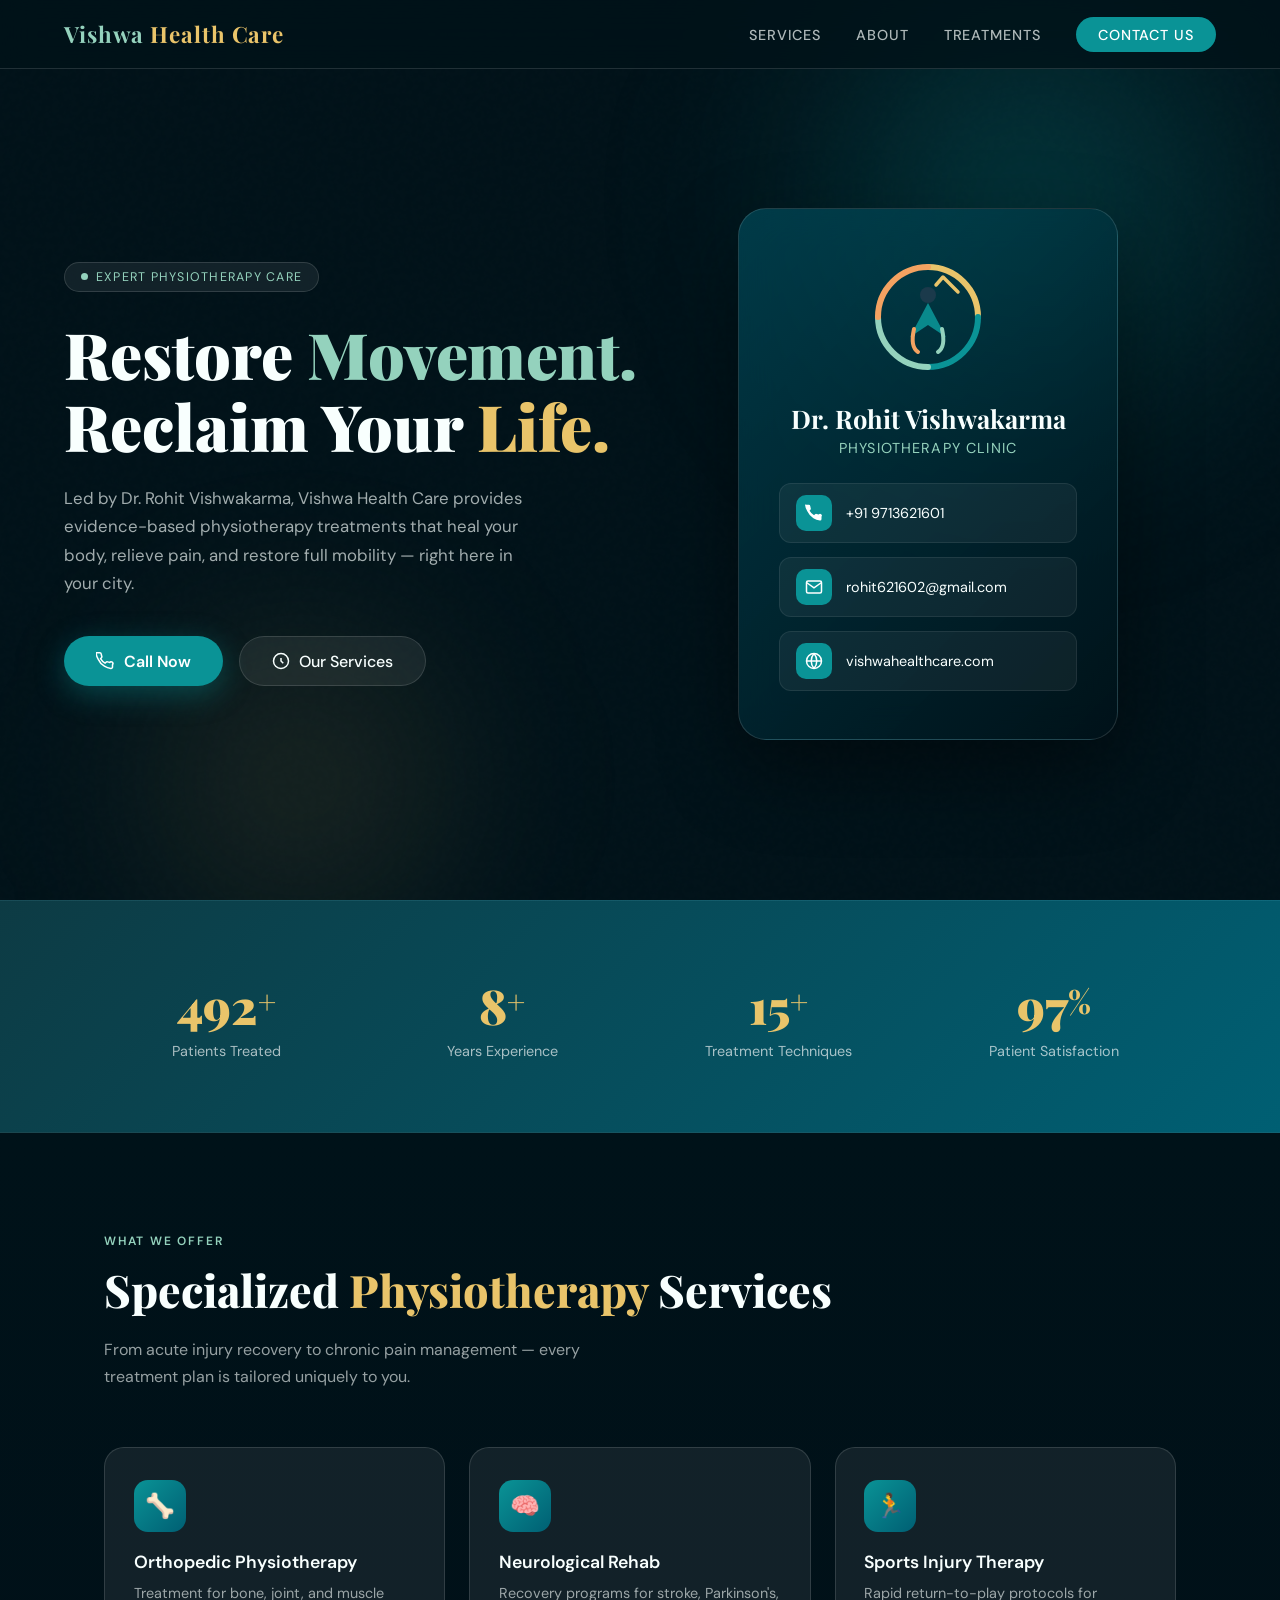
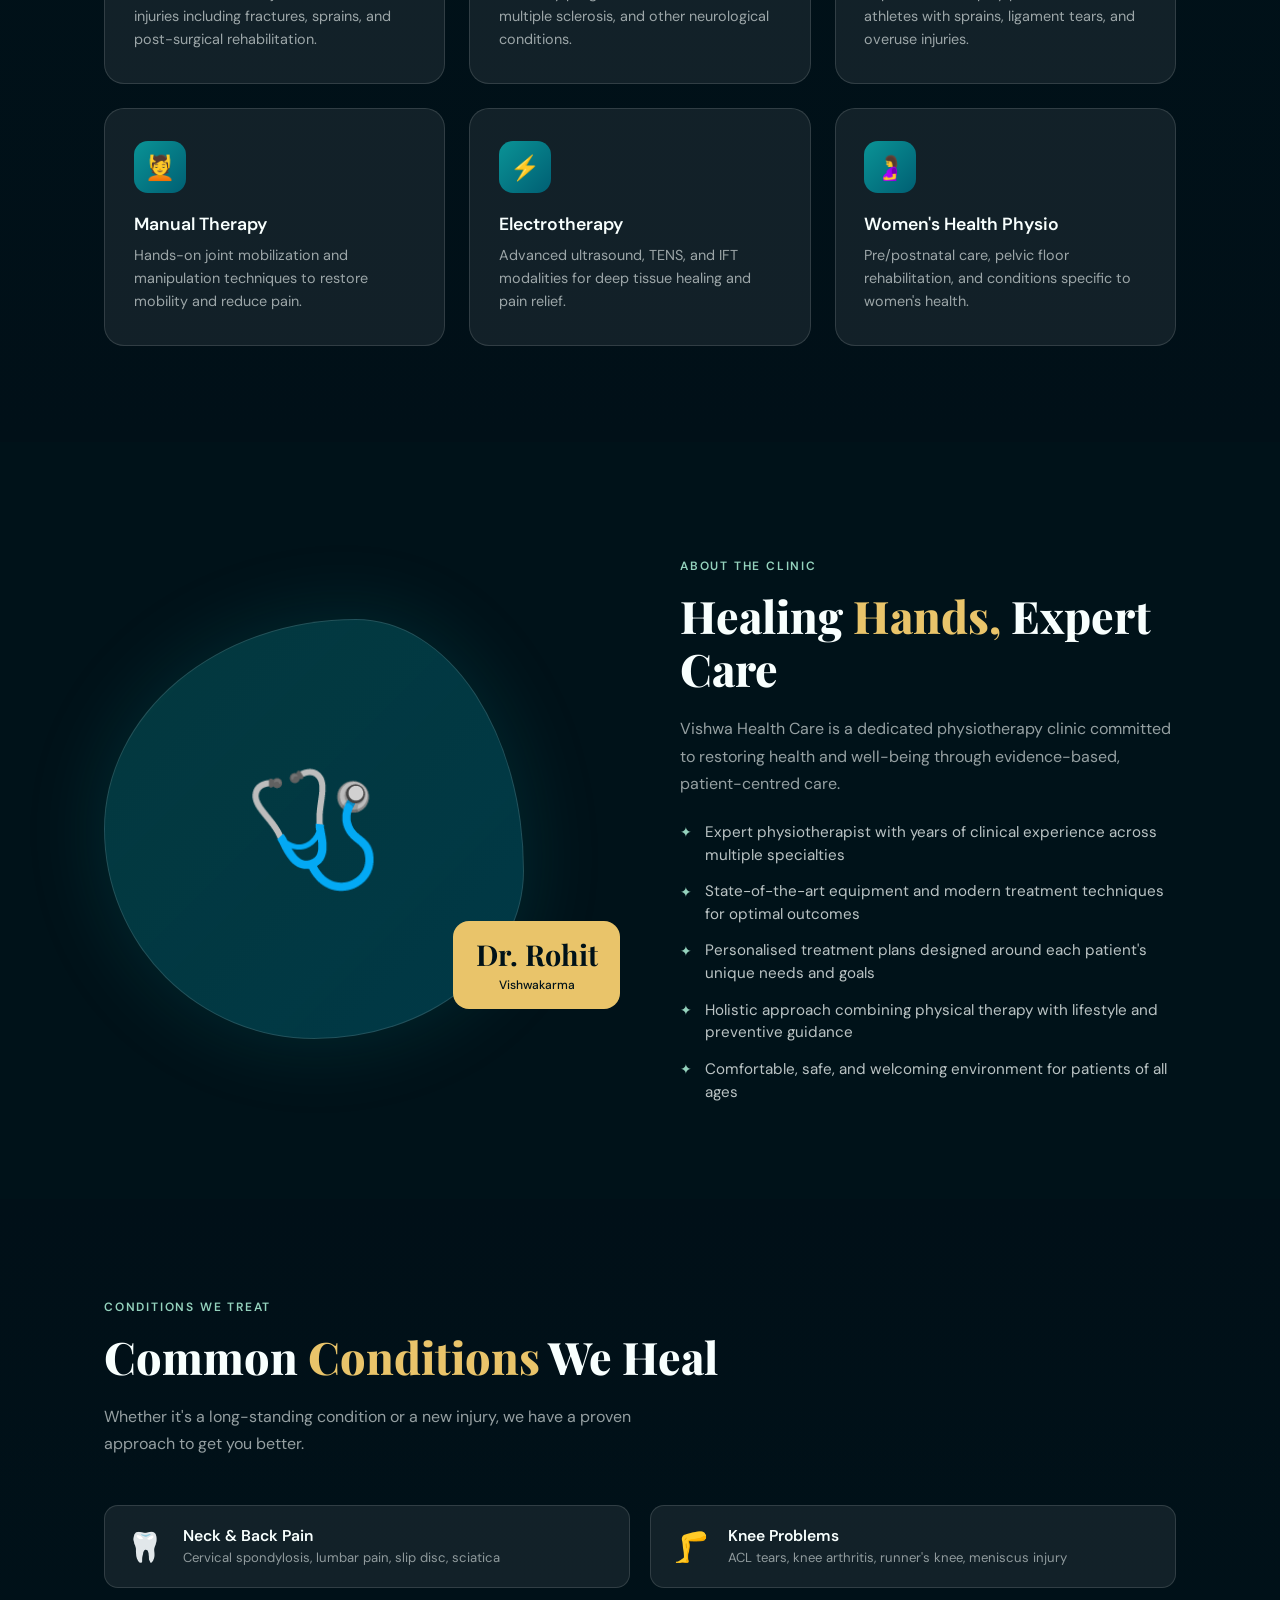
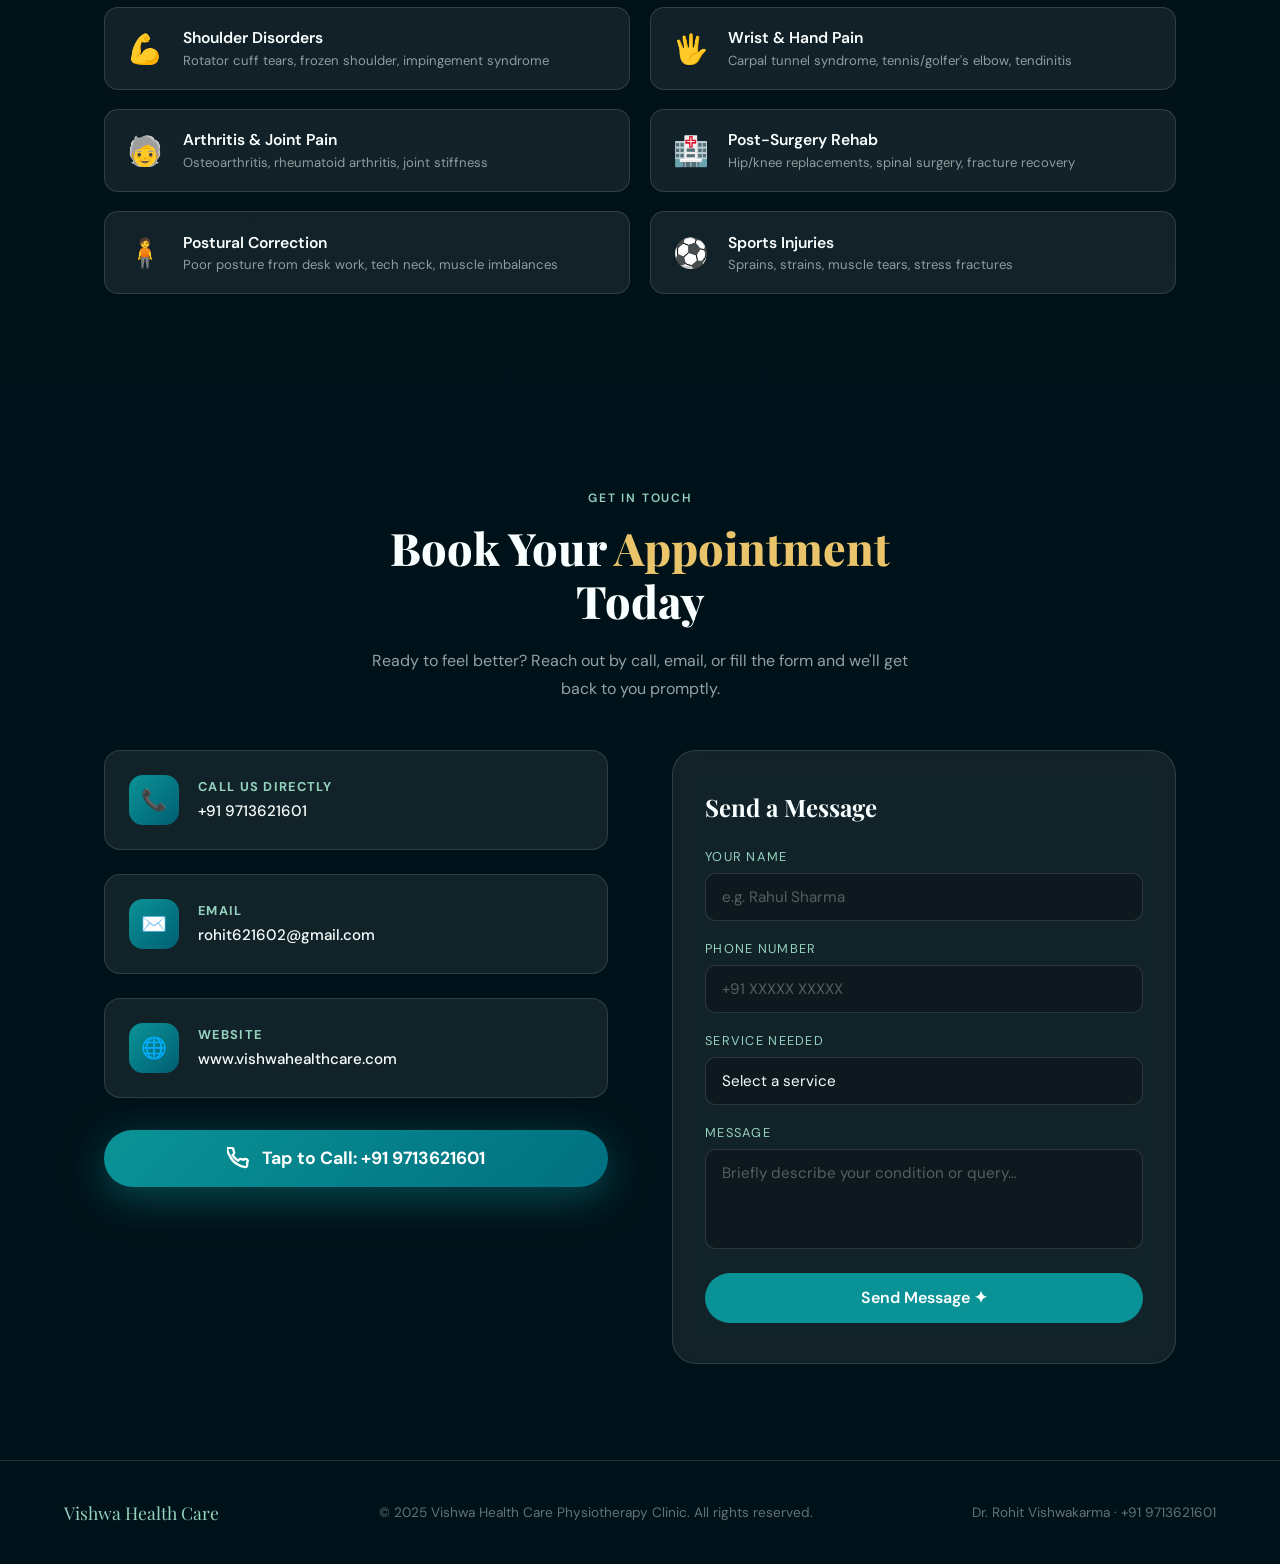
<file: index.html>
<!DOCTYPE html>
<html lang="en">
<head>
<meta charset="UTF-8">
<meta name="viewport" content="width=device-width, initial-scale=1.0">
<title>Vishwa Health Care – Physiotherapy Clinic</title>
<link rel="preconnect" href="https://fonts.googleapis.com">
<link rel="preconnect" href="https://fonts.gstatic.com" crossorigin>
<link href="https://fonts.googleapis.com/css2?family=Playfair+Display:wght@400;700;900&family=DM+Sans:wght@300;400;500;600&display=swap" rel="stylesheet">
<link rel="stylesheet" href="style.css">
</head>
<body>

<!-- NAV -->
<nav>
  <div class="nav-logo">Vishwa <span>Health Care</span></div>
  <button class="nav-hamburger" id="navToggle" aria-label="Toggle menu">
    <span></span><span></span><span></span>
  </button>
  <ul id="navMenu">
    <li><a href="#services">Services</a></li>
    <li><a href="#about">About</a></li>
    <li><a href="#treatments">Treatments</a></li>
    <li><a href="#contact" class="nav-cta">Contact Us</a></li>
  </ul>
</nav>

<!-- HERO -->
<section class="hero">
  <div class="hbc1 hero-bg-circle"></div>
  <div class="hbc2 hero-bg-circle"></div>

  <div class="hero-content">
    <div class="hero-badge">Expert Physiotherapy Care</div>
    <h1>
      Restore <em>Movement.</em><br>
      Reclaim Your <span class="accent">Life.</span>
    </h1>
    <p class="hero-desc">
      Led by Dr. Rohit Vishwakarma, Vishwa Health Care provides evidence-based physiotherapy treatments that heal your body, relieve pain, and restore full mobility — right here in your city.
    </p>
    <div class="hero-btns">
      <a href="tel:+919713621601" class="btn-primary">
        <svg width="18" height="18" fill="none" stroke="currentColor" stroke-width="2" viewBox="0 0 24 24"><path d="M22 16.92v3a2 2 0 01-2.18 2 19.79 19.79 0 01-8.63-3.07A19.5 19.5 0 013.07 9.81a19.79 19.79 0 01-3.07-8.72A2 2 0 012 1h3a2 2 0 012 1.72c.127.96.361 1.903.7 2.81a2 2 0 01-.45 2.11L6.09 8.91a16 16 0 006 6l1.27-1.27a2 2 0 012.11-.45c.907.339 1.85.573 2.81.7A2 2 0 0122 16.92z"/></svg>
        Call Now
      </a>
      <a href="#services" class="btn-secondary">
        <svg width="18" height="18" fill="none" stroke="currentColor" stroke-width="2" viewBox="0 0 24 24"><circle cx="12" cy="12" r="10"/><path d="M12 8v4l3 3"/></svg>
        Our Services
      </a>
    </div>
  </div>

  <div class="hero-visual">
    <div class="hero-card">
      <div class="hero-logo-ring">
        <svg viewBox="0 0 120 120" fill="none" xmlns="http://www.w3.org/2000/svg">
          <path d="M60 10 A50 50 0 0 1 110 60" stroke="#e9c46a" stroke-width="6" stroke-linecap="round" fill="none"/>
          <path d="M110 60 A50 50 0 0 1 60 110" stroke="#0a9396" stroke-width="6" stroke-linecap="round" fill="none"/>
          <path d="M60 110 A50 50 0 0 1 10 60" stroke="#94d2bd" stroke-width="6" stroke-linecap="round" fill="none"/>
          <path d="M10 60 A50 50 0 0 1 60 10" stroke="#f4a261" stroke-width="6" stroke-linecap="round" fill="none"/>
          <circle cx="60" cy="38" r="8" fill="#1b3a4b"/>
          <path d="M60 46 L42 80 L60 68 L78 80 Z" fill="#0a9396" opacity=".9"/>
          <path d="M46 72 Q42 90 50 95" stroke="#f4a261" stroke-width="4" stroke-linecap="round" fill="none"/>
          <path d="M74 72 Q78 90 70 95" stroke="#94d2bd" stroke-width="4" stroke-linecap="round" fill="none"/>
          <path d="M68 28 L75 20 L90 35" stroke="#e9c46a" stroke-width="3.5" stroke-linecap="round" stroke-linejoin="round" fill="none"/>
        </svg>
      </div>
      <h2>Dr. Rohit Vishwakarma</h2>
      <p>Physiotherapy Clinic</p>
      <div class="hero-card-info">
        <div class="info-row">
          <div class="info-icon">
            <svg viewBox="0 0 24 24" fill="white"><path d="M22 16.92v3a2 2 0 01-2.18 2 19.79 19.79 0 01-8.63-3.07A19.5 19.5 0 013.07 9.81a19.79 19.79 0 01-3.07-8.72A2 2 0 012 1h3a2 2 0 012 1.72c.127.96.361 1.903.7 2.81a2 2 0 01-.45 2.11L6.09 8.91a16 16 0 006 6l1.27-1.27a2 2 0 012.11-.45c.907.339 1.85.573 2.81.7A2 2 0 0122 16.92z"/></svg>
          </div>
          <div class="info-text"><a href="tel:+919713621601">+91 9713621601</a></div>
        </div>
        <div class="info-row">
          <div class="info-icon">
            <svg viewBox="0 0 24 24" fill="none" stroke="white" stroke-width="2"><path d="M4 4h16c1.1 0 2 .9 2 2v12c0 1.1-.9 2-2 2H4c-1.1 0-2-.9-2-2V6c0-1.1.9-2 2-2z"/><polyline points="22,6 12,13 2,6"/></svg>
          </div>
          <div class="info-text"><a href="mailto:rohit621602@gmail.com">rohit621602@gmail.com</a></div>
        </div>
        <div class="info-row">
          <div class="info-icon">
            <svg viewBox="0 0 24 24" fill="none" stroke="white" stroke-width="2"><circle cx="12" cy="12" r="10"/><line x1="2" y1="12" x2="22" y2="12"/><path d="M12 2a15.3 15.3 0 010 20M12 2a15.3 15.3 0 000 20"/></svg>
          </div>
          <div class="info-text"><a href="https://www.vishwahealthcare.com" target="_blank">vishwahealthcare.com</a></div>
        </div>
      </div>
    </div>
  </div>
</section>

<!-- STATS -->
<section class="stats-section">
  <div class="section-inner stats-inner">
    <div class="stats-grid reveal">
      <div class="stat-item">
        <span class="stat-num" data-target="500">0</span><span class="stat-num stat-plus">+</span>
        <div class="stat-label">Patients Treated</div>
      </div>
      <div class="stat-item">
        <span class="stat-num" data-target="8">0</span><span class="stat-num stat-plus">+</span>
        <div class="stat-label">Years Experience</div>
      </div>
      <div class="stat-item">
        <span class="stat-num" data-target="15">0</span><span class="stat-num stat-plus">+</span>
        <div class="stat-label">Treatment Techniques</div>
      </div>
      <div class="stat-item">
        <span class="stat-num" data-target="98">0</span><span class="stat-num stat-plus">%</span>
        <div class="stat-label">Patient Satisfaction</div>
      </div>
    </div>
  </div>
</section>

<!-- SERVICES -->
<section id="services" class="services-bg">
  <div class="section-inner">
    <div class="reveal">
      <span class="section-label">What We Offer</span>
      <h2 class="section-title">Specialized <em>Physiotherapy</em> Services</h2>
      <p class="section-sub">From acute injury recovery to chronic pain management — every treatment plan is tailored uniquely to you.</p>
    </div>
    <div class="services-grid">
      <div class="service-card reveal">
        <div class="service-icon">🦴</div>
        <h3>Orthopedic Physiotherapy</h3>
        <p>Treatment for bone, joint, and muscle injuries including fractures, sprains, and post-surgical rehabilitation.</p>
      </div>
      <div class="service-card reveal">
        <div class="service-icon">🧠</div>
        <h3>Neurological Rehab</h3>
        <p>Recovery programs for stroke, Parkinson's, multiple sclerosis, and other neurological conditions.</p>
      </div>
      <div class="service-card reveal">
        <div class="service-icon">🏃</div>
        <h3>Sports Injury Therapy</h3>
        <p>Rapid return-to-play protocols for athletes with sprains, ligament tears, and overuse injuries.</p>
      </div>
      <div class="service-card reveal">
        <div class="service-icon">💆</div>
        <h3>Manual Therapy</h3>
        <p>Hands-on joint mobilization and manipulation techniques to restore mobility and reduce pain.</p>
      </div>
      <div class="service-card reveal">
        <div class="service-icon">⚡</div>
        <h3>Electrotherapy</h3>
        <p>Advanced ultrasound, TENS, and IFT modalities for deep tissue healing and pain relief.</p>
      </div>
      <div class="service-card reveal">
        <div class="service-icon">🤰</div>
        <h3>Women's Health Physio</h3>
        <p>Pre/postnatal care, pelvic floor rehabilitation, and conditions specific to women's health.</p>
      </div>
    </div>
  </div>
</section>

<!-- ABOUT -->
<section id="about">
  <div class="section-inner">
    <div class="about-grid">
      <div class="about-visual reveal">
        <div class="about-blob">🩺</div>
        <div class="about-badge">
          <span>Dr. Rohit</span>
          <small>Vishwakarma</small>
        </div>
      </div>
      <div class="about-content">
        <span class="section-label reveal">About the Clinic</span>
        <h2 class="section-title reveal">Healing <em>Hands,</em> Expert Care</h2>
        <p class="section-sub reveal">
          Vishwa Health Care is a dedicated physiotherapy clinic committed to restoring health and well-being through evidence-based, patient-centred care.
        </p>
        <ul class="about-list reveal">
          <li>Expert physiotherapist with years of clinical experience across multiple specialties</li>
          <li>State-of-the-art equipment and modern treatment techniques for optimal outcomes</li>
          <li>Personalised treatment plans designed around each patient's unique needs and goals</li>
          <li>Holistic approach combining physical therapy with lifestyle and preventive guidance</li>
          <li>Comfortable, safe, and welcoming environment for patients of all ages</li>
        </ul>
      </div>
    </div>
  </div>
</section>

<!-- TREATMENTS -->
<section id="treatments" class="treatments-bg">
  <div class="section-inner">
    <div class="reveal treatments-header">
      <span class="section-label">Conditions We Treat</span>
      <h2 class="section-title">Common <em>Conditions</em> We Heal</h2>
      <p class="section-sub">Whether it's a long-standing condition or a new injury, we have a proven approach to get you better.</p>
    </div>
    <div class="treatments-grid">
      <div class="treatment-item reveal"><div class="t-icon">🦷</div><div><h4>Neck &amp; Back Pain</h4><p>Cervical spondylosis, lumbar pain, slip disc, sciatica</p></div></div>
      <div class="treatment-item reveal"><div class="t-icon">🦵</div><div><h4>Knee Problems</h4><p>ACL tears, knee arthritis, runner's knee, meniscus injury</p></div></div>
      <div class="treatment-item reveal"><div class="t-icon">💪</div><div><h4>Shoulder Disorders</h4><p>Rotator cuff tears, frozen shoulder, impingement syndrome</p></div></div>
      <div class="treatment-item reveal"><div class="t-icon">🖐️</div><div><h4>Wrist &amp; Hand Pain</h4><p>Carpal tunnel syndrome, tennis/golfer's elbow, tendinitis</p></div></div>
      <div class="treatment-item reveal"><div class="t-icon">🧓</div><div><h4>Arthritis &amp; Joint Pain</h4><p>Osteoarthritis, rheumatoid arthritis, joint stiffness</p></div></div>
      <div class="treatment-item reveal"><div class="t-icon">🏥</div><div><h4>Post-Surgery Rehab</h4><p>Hip/knee replacements, spinal surgery, fracture recovery</p></div></div>
      <div class="treatment-item reveal"><div class="t-icon">🧍</div><div><h4>Postural Correction</h4><p>Poor posture from desk work, tech neck, muscle imbalances</p></div></div>
      <div class="treatment-item reveal"><div class="t-icon">⚽</div><div><h4>Sports Injuries</h4><p>Sprains, strains, muscle tears, stress fractures</p></div></div>
    </div>
  </div>
</section>

<!-- CONTACT -->
<section id="contact" class="contact-section">
  <div class="section-inner">
    <div class="reveal contact-header">
      <span class="section-label">Get In Touch</span>
      <h2 class="section-title">Book Your <em>Appointment</em> Today</h2>
      <p class="section-sub">Ready to feel better? Reach out by call, email, or fill the form and we'll get back to you promptly.</p>
    </div>

    <div class="contact-grid">
      <div class="contact-info reveal">
        <div class="contact-card">
          <div class="contact-card-icon">📞</div>
          <div>
            <h4>Call Us Directly</h4>
            <a href="tel:+919713621601">+91 9713621601</a>
          </div>
        </div>
        <div class="contact-card">
          <div class="contact-card-icon">✉️</div>
          <div>
            <h4>Email</h4>
            <a href="mailto:rohit621602@gmail.com">rohit621602@gmail.com</a>
          </div>
        </div>
        <div class="contact-card">
          <div class="contact-card-icon">🌐</div>
          <div>
            <h4>Website</h4>
            <a href="https://www.vishwahealthcare.com" target="_blank">www.vishwahealthcare.com</a>
          </div>
        </div>
        <div class="cta-call-wrap">
          <a href="tel:+919713621601" class="cta-call">
            <svg width="22" height="22" fill="none" stroke="currentColor" stroke-width="2.5" viewBox="0 0 24 24"><path d="M22 16.92v3a2 2 0 01-2.18 2 19.79 19.79 0 01-8.63-3.07A19.5 19.5 0 013.07 9.81a19.79 19.79 0 01-3.07-8.72A2 2 0 012 1h3a2 2 0 012 1.72c.127.96.361 1.903.7 2.81a2 2 0 01-.45 2.11L6.09 8.91a16 16 0 006 6l1.27-1.27a2 2 0 012.11-.45c.907.339 1.85.573 2.81.7A2 2 0 0122 16.92z"/></svg>
            Tap to Call: +91 9713621601
          </a>
        </div>
      </div>

      <div class="contact-form-card reveal">
        <h3>Send a Message</h3>
        <div class="form-group">
          <label for="name">Your Name</label>
          <input type="text" id="name" placeholder="e.g. Rahul Sharma">
        </div>
        <div class="form-group">
          <label for="phone">Phone Number</label>
          <input type="tel" id="phone" placeholder="+91 XXXXX XXXXX">
        </div>
        <div class="form-group">
          <label for="service">Service Needed</label>
          <select id="service">
            <option value="" disabled selected>Select a service</option>
            <option>Orthopedic Physiotherapy</option>
            <option>Neurological Rehab</option>
            <option>Sports Injury Therapy</option>
            <option>Manual Therapy</option>
            <option>Electrotherapy</option>
            <option>Women's Health Physio</option>
            <option>Other</option>
          </select>
        </div>
        <div class="form-group">
          <label for="message">Message</label>
          <textarea id="message" placeholder="Briefly describe your condition or query…"></textarea>
        </div>
        <button class="form-submit" id="formSubmit">Send Message ✦</button>
      </div>
    </div>
  </div>
</section>

<!-- FOOTER -->
<footer>
  <div class="foot-logo">Vishwa Health Care</div>
  <p>© 2025 Vishwa Health Care Physiotherapy Clinic. All rights reserved.</p>
  <p>Dr. Rohit Vishwakarma &middot; <a href="tel:+919713621601">+91 9713621601</a></p>
</footer>

<script src="script.js"></script>
</body>
</html>
</file>
<file: style.css>
/* ============================================================
   VISHWA HEALTH CARE — style.css
   ============================================================ */

/* ─── CSS VARIABLES ─── */
:root {
  --teal: #0a9396;
  --teal-light: #94d2bd;
  --gold: #e9c46a;
  --orange: #f4a261;
  --deep: #001219;
  --dark: #0d3b44;
  --mid: #005f73;
  --white: #f8fffe;
  --glass: rgba(255, 255, 255, 0.07);
  --glass-border: rgba(255, 255, 255, 0.13);
}

/* ─── RESET ─── */
*, *::before, *::after {
  margin: 0;
  padding: 0;
  box-sizing: border-box;
}

html {
  scroll-behavior: smooth;
}

body {
  font-family: 'DM Sans', sans-serif;
  background: var(--deep);
  color: var(--white);
  overflow-x: hidden;
}

/* Noise texture overlay */
body::before {
  content: '';
  position: fixed;
  inset: 0;
  background-image: url("data:image/svg+xml,%3Csvg viewBox='0 0 200 200' xmlns='http://www.w3.org/2000/svg'%3E%3Cfilter id='n'%3E%3CfeTurbulence type='fractalNoise' baseFrequency='0.75' numOctaves='4' stitchTiles='stitch'/%3E%3C/filter%3E%3Crect width='100%25' height='100%25' filter='url(%23n)' opacity='0.03'/%3E%3C/svg%3E");
  pointer-events: none;
  z-index: 0;
  opacity: 0.4;
}

/* ─── NAVIGATION ─── */
nav {
  position: fixed;
  top: 0; left: 0; right: 0;
  z-index: 100;
  display: flex;
  align-items: center;
  justify-content: space-between;
  padding: 1.2rem 4rem;
  background: rgba(0, 18, 25, 0.78);
  backdrop-filter: blur(18px);
  -webkit-backdrop-filter: blur(18px);
  border-bottom: 1px solid var(--glass-border);
  animation: slideDown 0.6s ease both;
}

@keyframes slideDown {
  from { transform: translateY(-100%); opacity: 0; }
  to   { transform: none; opacity: 1; }
}

.nav-logo {
  font-family: 'Playfair Display', serif;
  font-size: 1.4rem;
  font-weight: 700;
  color: var(--teal-light);
  letter-spacing: 0.04em;
  text-decoration: none;
}

.nav-logo span {
  color: var(--gold);
}

nav ul {
  list-style: none;
  display: flex;
  gap: 2.2rem;
  align-items: center;
}

nav ul a {
  text-decoration: none;
  color: rgba(248, 255, 254, 0.7);
  font-size: 0.9rem;
  font-weight: 500;
  letter-spacing: 0.06em;
  text-transform: uppercase;
  transition: color 0.25s;
}

nav ul a:hover {
  color: var(--teal-light);
}

.nav-cta {
  background: var(--teal) !important;
  color: #fff !important;
  padding: 0.55rem 1.4rem;
  border-radius: 50px;
  transition: background 0.25s, transform 0.2s !important;
}

.nav-cta:hover {
  background: var(--mid) !important;
  transform: scale(1.04);
}

/* Hamburger */
.nav-hamburger {
  display: none;
  flex-direction: column;
  gap: 5px;
  background: none;
  border: none;
  cursor: pointer;
  padding: 4px;
}

.nav-hamburger span {
  display: block;
  width: 26px;
  height: 2px;
  background: var(--white);
  border-radius: 2px;
  transition: transform 0.3s, opacity 0.3s;
}

.nav-hamburger.open span:nth-child(1) { transform: translateY(7px) rotate(45deg); }
.nav-hamburger.open span:nth-child(2) { opacity: 0; }
.nav-hamburger.open span:nth-child(3) { transform: translateY(-7px) rotate(-45deg); }

/* ─── HERO ─── */
.hero {
  min-height: 100vh;
  display: grid;
  grid-template-columns: 1fr 1fr;
  align-items: center;
  padding: 7rem 4rem 4rem;
  position: relative;
  overflow: hidden;
}

.hero-bg-circle {
  position: absolute;
  border-radius: 50%;
  filter: blur(90px);
  pointer-events: none;
}

.hbc1 {
  width: 600px; height: 600px;
  background: radial-gradient(circle, rgba(10, 147, 150, 0.35), transparent 70%);
  top: -100px; right: -50px;
  animation: pulse 7s ease-in-out infinite alternate;
}

.hbc2 {
  width: 400px; height: 400px;
  background: radial-gradient(circle, rgba(233, 196, 106, 0.18), transparent 70%);
  bottom: -80px; left: 100px;
  animation: pulse 9s ease-in-out infinite alternate-reverse;
}

@keyframes pulse {
  from { transform: scale(1); }
  to   { transform: scale(1.12); }
}

.hero-content {
  position: relative;
  z-index: 2;
}

.hero-badge {
  display: inline-flex;
  align-items: center;
  gap: 0.5rem;
  background: var(--glass);
  border: 1px solid var(--glass-border);
  backdrop-filter: blur(10px);
  padding: 0.4rem 1rem;
  border-radius: 50px;
  font-size: 0.78rem;
  letter-spacing: 0.1em;
  text-transform: uppercase;
  color: var(--teal-light);
  margin-bottom: 1.6rem;
  animation: fadeUp 0.8s 0.2s ease both;
}

.hero-badge::before {
  content: '';
  width: 7px; height: 7px;
  background: var(--teal-light);
  border-radius: 50%;
  display: inline-block;
}

.hero h1 {
  font-family: 'Playfair Display', serif;
  font-size: clamp(2.8rem, 5vw, 4.2rem);
  font-weight: 900;
  line-height: 1.12;
  margin-bottom: 1.4rem;
  animation: fadeUp 0.8s 0.35s ease both;
}

.hero h1 em  { color: var(--teal-light); font-style: normal; }
.hero h1 .accent { color: var(--gold); }

.hero-desc {
  font-size: 1.05rem;
  line-height: 1.7;
  color: rgba(248, 255, 254, 0.65);
  max-width: 480px;
  margin-bottom: 2.4rem;
  animation: fadeUp 0.8s 0.5s ease both;
}

.hero-btns {
  display: flex;
  gap: 1rem;
  flex-wrap: wrap;
  animation: fadeUp 0.8s 0.65s ease both;
}

.btn-primary {
  display: inline-flex;
  align-items: center;
  gap: 0.6rem;
  background: var(--teal);
  color: #fff;
  padding: 0.85rem 2rem;
  border-radius: 50px;
  font-size: 1rem;
  font-weight: 600;
  text-decoration: none;
  box-shadow: 0 8px 30px rgba(10, 147, 150, 0.4);
  transition: transform 0.22s, box-shadow 0.22s, background 0.22s;
}

.btn-primary:hover {
  transform: translateY(-3px);
  box-shadow: 0 12px 40px rgba(10, 147, 150, 0.5);
  background: var(--mid);
}

.btn-secondary {
  display: inline-flex;
  align-items: center;
  gap: 0.6rem;
  border: 1.5px solid var(--glass-border);
  color: var(--white);
  padding: 0.85rem 2rem;
  border-radius: 50px;
  font-size: 1rem;
  font-weight: 500;
  text-decoration: none;
  backdrop-filter: blur(8px);
  background: var(--glass);
  transition: border-color 0.22s, background 0.22s;
}

.btn-secondary:hover {
  border-color: var(--teal-light);
  background: rgba(10, 147, 150, 0.12);
}

@keyframes fadeUp {
  from { opacity: 0; transform: translateY(28px); }
  to   { opacity: 1; transform: none; }
}

/* Hero visual card */
.hero-visual {
  position: relative;
  z-index: 2;
  display: flex;
  align-items: center;
  justify-content: center;
  animation: fadeIn 1s 0.4s ease both;
}

@keyframes fadeIn {
  from { opacity: 0; transform: scale(0.94); }
  to   { opacity: 1; transform: none; }
}

.hero-card {
  background: linear-gradient(135deg, rgba(0, 95, 115, 0.5), rgba(0, 18, 25, 0.8));
  border: 1px solid var(--glass-border);
  backdrop-filter: blur(20px);
  border-radius: 28px;
  padding: 3rem 2.5rem;
  width: 100%;
  max-width: 380px;
  text-align: center;
  box-shadow: 0 30px 80px rgba(0, 0, 0, 0.4);
}

.hero-logo-ring {
  width: 120px; height: 120px;
  margin: 0 auto 1.5rem;
}

.hero-logo-ring svg { width: 100%; height: 100%; }

.hero-card h2 {
  font-family: 'Playfair Display', serif;
  font-size: 1.6rem;
  font-weight: 700;
  margin-bottom: 0.3rem;
}

.hero-card > p {
  color: var(--teal-light);
  font-size: 0.9rem;
  letter-spacing: 0.08em;
  text-transform: uppercase;
  margin-bottom: 1.6rem;
}

.hero-card-info {
  display: flex;
  flex-direction: column;
  gap: 0.85rem;
  text-align: left;
}

.info-row {
  display: flex;
  align-items: center;
  gap: 0.85rem;
  background: rgba(255, 255, 255, 0.05);
  border: 1px solid rgba(255, 255, 255, 0.08);
  border-radius: 12px;
  padding: 0.7rem 1rem;
}

.info-icon {
  width: 36px; height: 36px;
  background: var(--teal);
  border-radius: 10px;
  display: flex;
  align-items: center;
  justify-content: center;
  flex-shrink: 0;
}

.info-icon svg { width: 18px; height: 18px; }

.info-text { font-size: 0.9rem; }

.info-text a {
  color: inherit;
  text-decoration: none;
  transition: color 0.2s;
}

.info-text a:hover { color: var(--teal-light); }

/* ─── SHARED SECTION STYLES ─── */
section { position: relative; z-index: 1; }

.section-inner {
  max-width: 1200px;
  margin: 0 auto;
  padding: 6rem 4rem;
}

.section-label {
  display: inline-block;
  font-size: 0.75rem;
  letter-spacing: 0.15em;
  text-transform: uppercase;
  color: var(--teal-light);
  font-weight: 600;
  margin-bottom: 0.9rem;
}

.section-title {
  font-family: 'Playfair Display', serif;
  font-size: clamp(2rem, 3.5vw, 2.9rem);
  font-weight: 800;
  line-height: 1.2;
  margin-bottom: 1.2rem;
}

.section-title em { color: var(--gold); font-style: normal; }

.section-sub {
  color: rgba(248, 255, 254, 0.6);
  font-size: 1rem;
  line-height: 1.7;
  max-width: 540px;
}

/* ─── STATS ─── */
.stats-section {
  background: linear-gradient(135deg, var(--dark) 0%, var(--mid) 100%);
  border-top: 1px solid rgba(255, 255, 255, 0.06);
  border-bottom: 1px solid rgba(255, 255, 255, 0.06);
}

.stats-inner { padding: 3.5rem 4rem !important; }

.stats-grid {
  display: grid;
  grid-template-columns: repeat(4, 1fr);
  gap: 2rem;
  text-align: center;
}

.stat-item { padding: 1rem; }

.stat-num {
  font-family: 'Playfair Display', serif;
  font-size: 3rem;
  font-weight: 900;
  color: var(--gold);
  display: inline-block;
}

.stat-plus {
  font-size: 2rem;
  vertical-align: top;
  margin-top: 0.4rem;
}

.stat-label {
  font-size: 0.9rem;
  color: rgba(255, 255, 255, 0.65);
  margin-top: 0.3rem;
}

/* ─── SERVICES ─── */
.services-bg {
  background: linear-gradient(180deg, var(--deep) 0%, #011018 100%);
}

.services-grid {
  display: grid;
  grid-template-columns: repeat(3, 1fr);
  gap: 1.5rem;
  margin-top: 3.5rem;
}

.service-card {
  background: var(--glass);
  border: 1px solid var(--glass-border);
  border-radius: 20px;
  padding: 2rem 1.8rem;
  transition: transform 0.3s, box-shadow 0.3s, border-color 0.3s;
  position: relative;
  overflow: hidden;
}

.service-card::before {
  content: '';
  position: absolute;
  top: 0; left: 0; right: 0;
  height: 3px;
  background: linear-gradient(90deg, var(--teal), var(--gold));
  transform: scaleX(0);
  transform-origin: left;
  transition: transform 0.35s ease;
}

.service-card:hover {
  transform: translateY(-7px);
  box-shadow: 0 20px 60px rgba(10, 147, 150, 0.2);
  border-color: rgba(10, 147, 150, 0.4);
}

.service-card:hover::before { transform: scaleX(1); }

.service-icon {
  width: 52px; height: 52px;
  background: linear-gradient(135deg, var(--teal), var(--mid));
  border-radius: 14px;
  display: flex;
  align-items: center;
  justify-content: center;
  margin-bottom: 1.2rem;
  font-size: 1.5rem;
}

.service-card h3 {
  font-size: 1.1rem;
  font-weight: 600;
  margin-bottom: 0.6rem;
}

.service-card p {
  font-size: 0.9rem;
  color: rgba(248, 255, 254, 0.6);
  line-height: 1.6;
}

/* ─── ABOUT ─── */
.about-grid {
  display: grid;
  grid-template-columns: 1fr 1fr;
  gap: 5rem;
  align-items: center;
  margin-top: 1rem;
}

.about-visual { position: relative; }

.about-blob {
  width: 100%;
  aspect-ratio: 1;
  max-width: 420px;
  background: linear-gradient(135deg, rgba(10, 147, 150, 0.3), rgba(0, 95, 115, 0.5));
  border-radius: 60% 40% 50% 50% / 50% 60% 40% 50%;
  border: 1px solid var(--glass-border);
  display: flex;
  align-items: center;
  justify-content: center;
  font-size: 7rem;
  animation: morphBlob 8s ease-in-out infinite;
  box-shadow: 0 0 80px rgba(10, 147, 150, 0.2);
}

@keyframes morphBlob {
  0%,  100% { border-radius: 60% 40% 50% 50% / 50% 60% 40% 50%; }
  33%        { border-radius: 40% 60% 60% 40% / 60% 40% 60% 40%; }
  66%        { border-radius: 50% 50% 40% 60% / 40% 50% 60% 50%; }
}

.about-badge {
  position: absolute;
  bottom: 30px; right: -20px;
  background: var(--gold);
  color: var(--deep);
  border-radius: 16px;
  padding: 0.9rem 1.4rem;
  text-align: center;
  font-weight: 700;
}

.about-badge span {
  font-size: 1.8rem;
  display: block;
  font-family: 'Playfair Display', serif;
}

.about-badge small { font-size: 0.75rem; font-weight: 500; }

.about-list {
  list-style: none;
  margin-top: 1.5rem;
  display: flex;
  flex-direction: column;
  gap: 0.85rem;
}

.about-list li {
  display: flex;
  align-items: flex-start;
  gap: 0.8rem;
  font-size: 0.95rem;
  color: rgba(248, 255, 254, 0.75);
  line-height: 1.5;
}

.about-list li::before {
  content: '✦';
  color: var(--teal-light);
  font-size: 0.85rem;
  flex-shrink: 0;
  margin-top: 0.15rem;
}

/* ─── TREATMENTS ─── */
.treatments-bg {
  background: linear-gradient(180deg, #011018 0%, var(--deep) 100%);
}

.treatments-header { max-width: 640px; }

.treatments-grid {
  display: grid;
  grid-template-columns: repeat(2, 1fr);
  gap: 1.2rem;
  margin-top: 3rem;
}

.treatment-item {
  display: flex;
  align-items: center;
  gap: 1.2rem;
  background: var(--glass);
  border: 1px solid var(--glass-border);
  border-radius: 14px;
  padding: 1.2rem 1.4rem;
  transition: background 0.25s, border-color 0.25s;
}

.treatment-item:hover {
  background: rgba(10, 147, 150, 0.12);
  border-color: rgba(10, 147, 150, 0.4);
}

.t-icon { font-size: 1.8rem; flex-shrink: 0; }

.treatment-item h4 {
  font-size: 0.98rem;
  font-weight: 600;
  margin-bottom: 0.2rem;
}

.treatment-item p {
  font-size: 0.82rem;
  color: rgba(248, 255, 254, 0.55);
  line-height: 1.4;
}

/* ─── CONTACT ─── */
.contact-section { background: var(--deep); }

.contact-header {
  text-align: center;
  max-width: 580px;
  margin: 0 auto 1rem;
}

.contact-header .section-sub { margin: 0 auto; }

.contact-grid {
  display: grid;
  grid-template-columns: 1fr 1fr;
  gap: 4rem;
  align-items: start;
  margin-top: 3rem;
}

.contact-info {
  display: flex;
  flex-direction: column;
  gap: 1.5rem;
}

.contact-card {
  background: var(--glass);
  border: 1px solid var(--glass-border);
  border-radius: 16px;
  padding: 1.5rem;
  display: flex;
  align-items: center;
  gap: 1.2rem;
  transition: transform 0.25s, border-color 0.25s;
}

.contact-card:hover {
  transform: translateX(6px);
  border-color: rgba(10, 147, 150, 0.5);
}

.contact-card-icon {
  width: 50px; height: 50px;
  background: linear-gradient(135deg, var(--teal), var(--mid));
  border-radius: 14px;
  display: flex;
  align-items: center;
  justify-content: center;
  font-size: 1.3rem;
  flex-shrink: 0;
}

.contact-card h4 {
  font-size: 0.8rem;
  text-transform: uppercase;
  letter-spacing: 0.1em;
  color: var(--teal-light);
  margin-bottom: 0.3rem;
}

.contact-card p,
.contact-card a {
  font-size: 0.95rem;
  font-weight: 500;
  color: var(--white);
  text-decoration: none;
  transition: color 0.2s;
}

.contact-card a:hover { color: var(--teal-light); }

.cta-call-wrap { margin-top: 0.5rem; }

.cta-call {
  display: flex;
  align-items: center;
  justify-content: center;
  gap: 0.8rem;
  background: linear-gradient(135deg, var(--teal), #007080);
  color: #fff;
  text-decoration: none;
  padding: 1.1rem 2.2rem;
  border-radius: 50px;
  font-size: 1.1rem;
  font-weight: 700;
  box-shadow: 0 10px 40px rgba(10, 147, 150, 0.45);
  transition: transform 0.25s, box-shadow 0.25s;
  animation: ringPulse 2.5s ease infinite;
}

.cta-call:hover {
  transform: scale(1.04) translateY(-2px);
  box-shadow: 0 16px 50px rgba(10, 147, 150, 0.6);
}

@keyframes ringPulse {
  0%, 100% { box-shadow: 0 10px 40px rgba(10, 147, 150, 0.45); }
  50%       { box-shadow: 0 10px 50px rgba(10, 147, 150, 0.7), 0 0 0 10px rgba(10, 147, 150, 0.1); }
}

/* Contact form */
.contact-form-card {
  background: var(--glass);
  border: 1px solid var(--glass-border);
  border-radius: 24px;
  padding: 2.5rem 2rem;
  backdrop-filter: blur(12px);
}

.contact-form-card h3 {
  font-family: 'Playfair Display', serif;
  font-size: 1.5rem;
  margin-bottom: 1.6rem;
}

.form-group { margin-bottom: 1.2rem; }

.form-group label {
  display: block;
  font-size: 0.8rem;
  text-transform: uppercase;
  letter-spacing: 0.1em;
  color: var(--teal-light);
  margin-bottom: 0.5rem;
}

.form-group input,
.form-group textarea,
.form-group select {
  width: 100%;
  background: rgba(0, 0, 0, 0.25);
  border: 1px solid var(--glass-border);
  border-radius: 10px;
  padding: 0.8rem 1rem;
  color: var(--white);
  font-family: 'DM Sans', sans-serif;
  font-size: 0.95rem;
  outline: none;
  transition: border-color 0.25s;
  -webkit-appearance: none;
  appearance: none;
}

.form-group input::placeholder,
.form-group textarea::placeholder { color: rgba(248, 255, 254, 0.3); }

.form-group input:focus,
.form-group textarea:focus,
.form-group select:focus { border-color: var(--teal); }

.form-group textarea { height: 100px; resize: none; }

.form-group select option { background: var(--dark); }

.form-submit {
  width: 100%;
  background: var(--teal);
  color: #fff;
  border: none;
  padding: 0.9rem;
  border-radius: 50px;
  font-size: 1rem;
  font-weight: 600;
  cursor: pointer;
  font-family: 'DM Sans', sans-serif;
  transition: background 0.25s, transform 0.2s;
}

.form-submit:hover { background: var(--mid); transform: translateY(-2px); }

.form-submit.success { background: #2d6a4f; }

/* ─── FOOTER ─── */
footer {
  background: var(--deep);
  border-top: 1px solid var(--glass-border);
  padding: 2.5rem 4rem;
  display: flex;
  align-items: center;
  justify-content: space-between;
  flex-wrap: wrap;
  gap: 1rem;
  font-size: 0.85rem;
  color: rgba(248, 255, 254, 0.4);
}

.foot-logo {
  font-family: 'Playfair Display', serif;
  color: var(--teal-light);
  font-size: 1.1rem;
}

footer a {
  color: rgba(248, 255, 254, 0.4);
  text-decoration: none;
  transition: color 0.2s;
}

footer a:hover { color: var(--teal-light); }

/* ─── SCROLL REVEAL ─── */
.reveal {
  opacity: 0;
  transform: translateY(36px);
  transition: opacity 0.7s ease, transform 0.7s ease;
}

.reveal.visible {
  opacity: 1;
  transform: none;
}

/* ─── RESPONSIVE ─── */
@media (max-width: 900px) {
  nav { padding: 1rem 1.5rem; }
  nav ul {
    display: none;
    position: absolute;
    top: 100%; left: 0; right: 0;
    background: rgba(0, 18, 25, 0.97);
    backdrop-filter: blur(18px);
    flex-direction: column;
    align-items: center;
    padding: 2rem 1rem;
    gap: 1.5rem;
    border-bottom: 1px solid var(--glass-border);
  }
  nav ul.open { display: flex; }
  .nav-hamburger { display: flex; }

  .hero {
    grid-template-columns: 1fr;
    padding: 6rem 2rem 3rem;
    text-align: center;
  }
  .hero-content { display: flex; flex-direction: column; align-items: center; }
  .hero-desc { text-align: left; }
  .hero-btns { justify-content: center; }
  .hero-visual { display: none; }

  .section-inner { padding: 4rem 2rem; }
  .stats-inner { padding: 3rem 2rem !important; }

  .services-grid { grid-template-columns: 1fr 1fr; }
  .stats-grid { grid-template-columns: repeat(2, 1fr); }

  .about-grid { grid-template-columns: 1fr; }
  .about-visual { display: none; }

  .treatments-grid { grid-template-columns: 1fr; }

  .contact-grid { grid-template-columns: 1fr; gap: 2.5rem; }

  footer { flex-direction: column; text-align: center; padding: 2rem; }
}

@media (max-width: 560px) {
  .services-grid { grid-template-columns: 1fr; }
  .stats-grid { grid-template-columns: 1fr 1fr; }
  .hero h1 { font-size: 2.4rem; }
}
</file>
